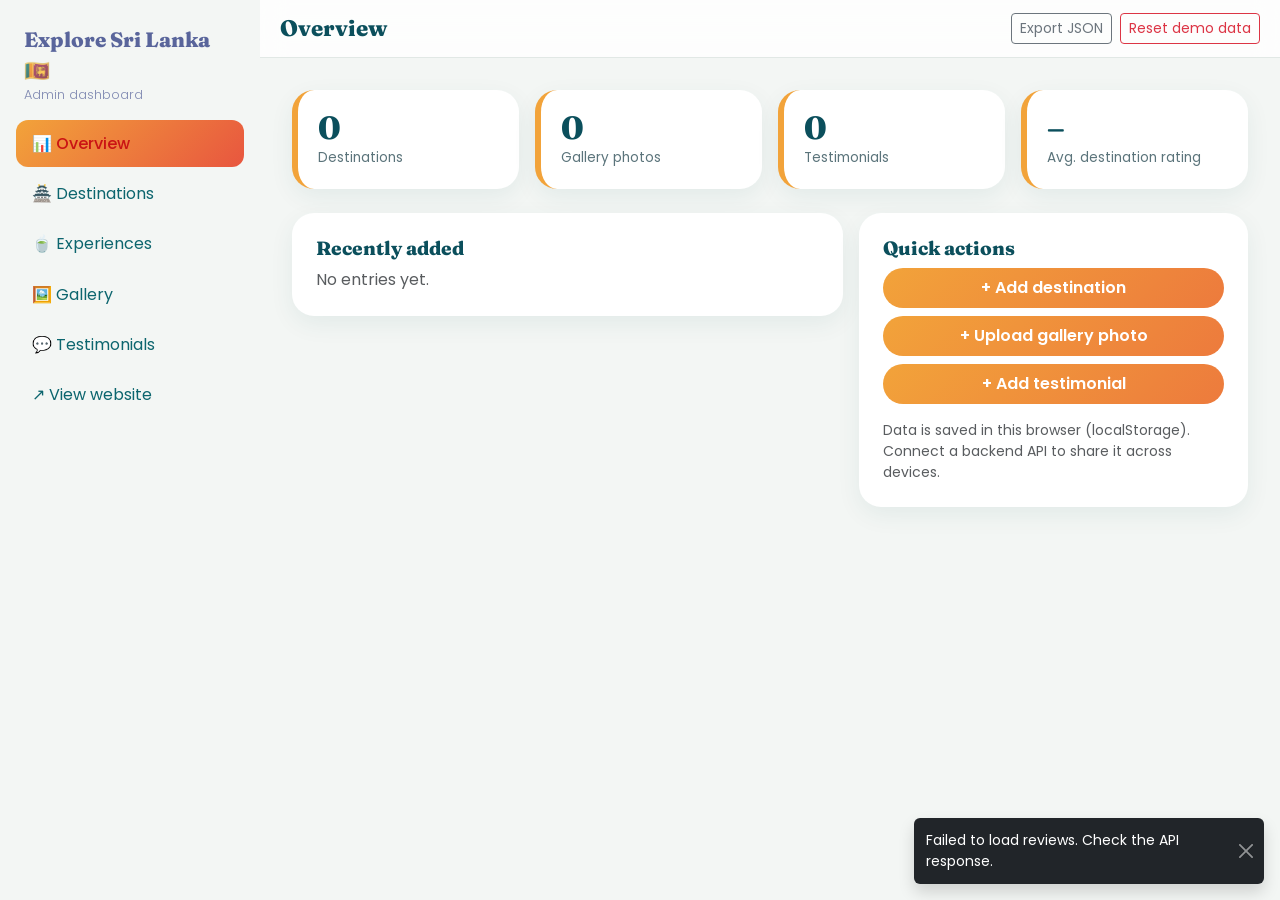
<file: admin/admin.html>
<!DOCTYPE html>
<html lang="en">

<head>
    <meta charset="UTF-8">
    <meta name="viewport" content="width=device-width, initial-scale=1">
    <title>Admin | Serendib-Travel-Hub</title>
    <link
        href="https://fonts.googleapis.com/css2?family=Fraunces:opsz,wght@9..144,800&family=Poppins:wght@300;400;500;600&display=swap"
        rel="stylesheet">
    <link href="https://cdn.jsdelivr.net/npm/bootstrap@5.3.3/dist/css/bootstrap.min.css" rel="stylesheet">
    <link href="/asset/css/admin.css" rel="stylesheet">
</head>

<body>
    <!-- Sidebar: fixed on desktop, off-canvas drawer below lg -->
    <aside id="sidebar" class="offcanvas-lg offcanvas-start sidebar" tabindex="-1" aria-label="Admin navigation">
        <div class="offcanvas-header d-lg-none"><span class="brand">Explore Sri Lanka 🇱🇰</span><button
                class="btn-close btn-close-white" data-bs-dismiss="offcanvas" data-bs-target="#sidebar"
                aria-label="Close"></button></div>
        <div class="offcanvas-body flex-column p-0">
            <a class="brand d-none d-lg-block" href="../index.html">Explore Sri Lanka 🇱🇰<small>Admin
                    dashboard</small></a>
            <nav id="sideNav" class="nav flex-column px-3 mt-3">
                <button class="nav-link active" data-view="overview">📊 Overview</button>
                <button class="nav-link" data-view="destinations">🏯 Destinations</button>
                <button class="nav-link" data-view="experiences">🍵 Experiences</button>
                <button class="nav-link" data-view="gallery">🖼️ Gallery</button>
                <button class="nav-link" data-view="reviews">💬 Testimonials</button>
            </nav>
            <div class="side-foot px-3 mt-auto"><a class="nav-link" href="../index.html" target="_blank">↗ View
                    website</a></div>
        </div>
    </aside>

    <div class="main">
        <header class="topbar">
            <button class="btn btn-light d-lg-none" data-bs-toggle="offcanvas" data-bs-target="#sidebar"
                aria-label="Open menu">☰</button>
            <h1 id="viewTitle">Overview</h1>
            <div class="ms-auto d-flex gap-2">
                <button id="exportBtn" class="btn btn-outline-secondary btn-sm">Export JSON</button>
                <button id="resetBtn" class="btn btn-outline-danger btn-sm">Reset demo data</button>
            </div>
        </header>

        <main class="content">
            <!-- Overview -->
            <section id="v-overview">
                <div id="stats" class="row g-3 mb-4"></div>
                <div class="row g-3">
                    <div class="col-xl-7">
                        <div class="panel">
                            <h2>Recently added</h2>
                            <ul id="recent" class="list-unstyled mb-0"></ul>
                        </div>
                    </div>
                    <div class="col-xl-5">
                        <div class="panel">
                            <h2>Quick actions</h2>
                            <div class="d-grid gap-2">
                                <button class="btn btn-cta" data-quick="destinations">+ Add destination</button>
                                <button class="btn btn-cta" data-quick="gallery">+ Upload gallery photo</button>
                                <button class="btn btn-cta" data-quick="reviews">+ Add testimonial</button>
                            </div>
                            <p class="small text-muted mt-3 mb-0">Data is saved in this browser (localStorage). Connect
                                a backend API to share it across devices.</p>
                        </div>
                    </div>
                </div>
            </section>

            <!-- Generic CRUD view (destinations, experiences, gallery, reviews) -->
            <section id="v-crud" hidden>
                <div class="panel">
                    <div class="row g-2 mb-3 align-items-center">
                        <div class="col-sm-6 col-lg-4"><input id="search" type="search" class="form-control"
                                placeholder="Search…" aria-label="Search"></div>
                        <div class="col-sm-4 col-lg-3" id="filterWrap"><select id="filterCat" class="form-select"
                                aria-label="Filter by category"></select></div>
                        <div class="col-sm col-lg ms-lg-auto text-sm-end"><button id="addBtn" class="btn btn-cta">+ Add
                                new</button></div>
                    </div>
                    <div class="table-responsive-none">
                        <table class="table align-middle rtable mb-0">
                            <thead id="thead"></thead>
                            <tbody id="tbody"></tbody>
                        </table>
                    </div>
                    <p id="empty" class="text-center text-muted py-4 mb-0" hidden>Nothing here yet. Choose “Add new” to
                        create the first entry.</p>
                </div>
            </section>
        </main>
    </div>

    <!-- Add / edit modal -->
    <div class="modal fade" id="formModal" tabindex="-1" aria-labelledby="formTitle" aria-hidden="true">
        <div class="modal-dialog modal-dialog-centered modal-dialog-scrollable modal-lg">
            <form id="entityForm" class="modal-content" novalidate>
                <div class="modal-header">
                    <h2 id="formTitle" class="modal-title fs-4"></h2><button type="button" class="btn-close"
                        data-bs-dismiss="modal" aria-label="Close"></button>
                </div>
                <div id="formBody" class="modal-body row g-3"></div>
                <div class="modal-footer"><button type="button" class="btn btn-light"
                        data-bs-dismiss="modal">Cancel</button><button class="btn btn-cta" type="submit">Save</button>
                </div>
            </form>
        </div>
    </div>

    <!-- Delete confirmation -->
    <div class="modal fade" id="delModal" tabindex="-1" aria-hidden="true">
        <div class="modal-dialog modal-dialog-centered modal-sm">
            <div class="modal-content">
                <div class="modal-body p-4">
                    <h2 class="fs-5">Delete this entry?</h2>
                    <p id="delName" class="mb-3"></p>
                    <div class="d-flex gap-2 justify-content-end">
                        <button class="btn btn-light" data-bs-dismiss="modal">Keep</button><button id="delConfirm"
                            class="btn btn-danger">Delete</button>
                    </div>
                </div>
            </div>
        </div>
    </div>

    <div class="toast-container position-fixed bottom-0 end-0 p-3">
        <div id="toast" class="toast align-items-center text-bg-dark border-0" role="status" aria-live="polite">
            <div class="d-flex">
                <div id="toastMsg" class="toast-body"></div><button class="btn-close btn-close-white me-2 m-auto"
                    data-bs-dismiss="toast" aria-label="Close"></button>
            </div>
        </div>
    </div>

    <script src="https://cdn.jsdelivr.net/npm/bootstrap@5.3.3/dist/js/bootstrap.bundle.min.js"></script>
    <script src="/asset/js/admin.js"></script>
</body>

</html>
</file>
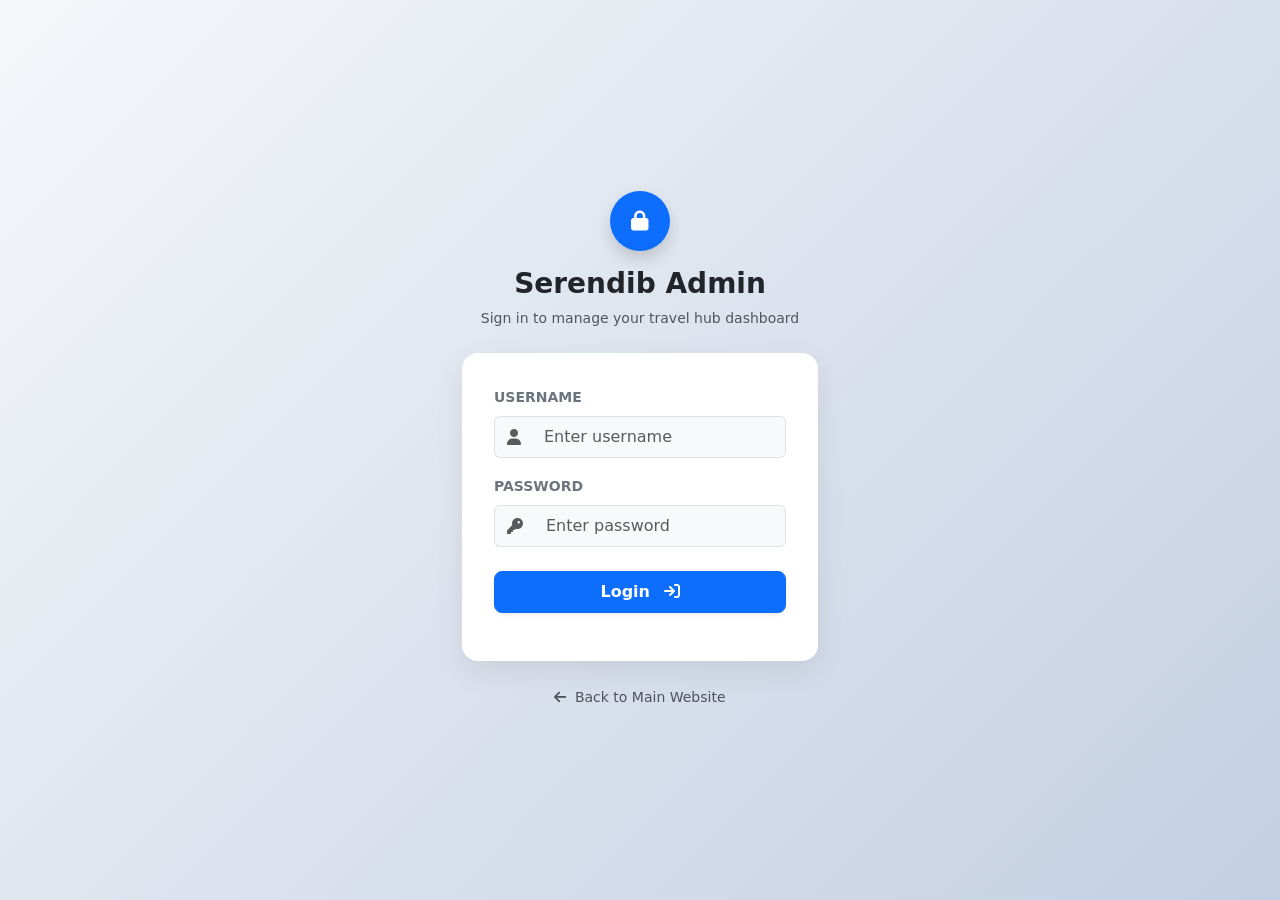
<file: loging/loging.html>
<!DOCTYPE html>
<html lang="en">

<head>
    <meta charset="UTF-8">
    <meta name="viewport" content="width=device-width, initial-scale=1">
    <title>Admin Login - Serendib Travel Hub</title>
    <!-- Bootstrap 5 CSS -->
    <link href="https://cdn.jsdelivr.net/npm/bootstrap@5.3.3/dist/css/bootstrap.min.css" rel="stylesheet">
    <!-- FontAwesome Icons -->
    <link rel="stylesheet" href="https://cdnjs.cloudflare.com/ajax/libs/font-awesome/6.4.0/css/all.min.css">
    <link href="/asset/css/loging.css" rel="stylesheet">
</head>

<body>

    <div class="container">
        <div class="row justify-content-center">
            <div class="col-md-5 col-lg-4">

                <!-- Brand / Logo Area -->
                <div class="text-center mb-4">
                    <div class="d-inline-flex align-items-center justify-content-center bg-primary text-white rounded-circle shadow mb-3"
                        style="width: 60px; height: 60px;">
                        <i class="fa-solid fa-lock fa-lg"></i>
                        </i>
                    </div>
                    <h3 class="fw-bold text-dark">Serendib Admin</h3>
                    <p class="text-muted small">Sign in to manage your travel hub dashboard</p>
                </div>

                <!-- Login Card -->
                <div class="card login-card p-2">
                    <div class="card-body p-4">
                        <form id="loginForm">
                            <div class="mb-3">
                                <label class="form-label fw-semibold text-secondary small">USERNAME</label>
                                <div class="input-group">
                                    <span class="input-group-text bg-light border-end-0 text-muted"><i
                                            class="fa-solid fa-user"></i></span>
                                    <input type="text" id="username" class="form-control bg-light border-start-0 py-2"
                                        placeholder="Enter username" required>
                                </div>
                            </div>

                            <div class="mb-4">
                                <label class="form-label fw-semibold text-secondary small">PASSWORD</label>
                                <div class="input-group">
                                    <span class="input-group-text bg-light border-end-0 text-muted"><i
                                            class="fa-solid fa-key"></i></span>
                                    <input type="password" id="password"
                                        class="form-control bg-light border-start-0 py-2" placeholder="Enter password"
                                        required>
                                </div>
                            </div>

                            <button type="submit" class="btn btn-primary w-100 py-2 fw-bold rounded-3 shadow-sm">
                                Login <i class="fa-solid fa-arrow-right-to-bracket ms-2"></i>
                            </button>

                            <div id="loginError" class="text-danger text-center mt-3 small fw-semibold"></div>
                        </form>
                    </div>
                </div>

                <!-- Back to Home Link -->
                <div class="text-center mt-4">
                    <a href="../index.html" class="text-decoration-none text-muted small">
                        <i class="fa-solid fa-arrow-left me-1"></i> Back to Main Website
                    </a>
                </div>

            </div>
        </div>
    </div>

    <!-- Bootstrap JS Bundle -->
    <script src="https://cdn.jsdelivr.net/npm/bootstrap@5.3.3/dist/js/bootstrap.bundle.min.js"></script>
    <script src="/asset/js/admin.js"></script>
</body>

</html>
</file>
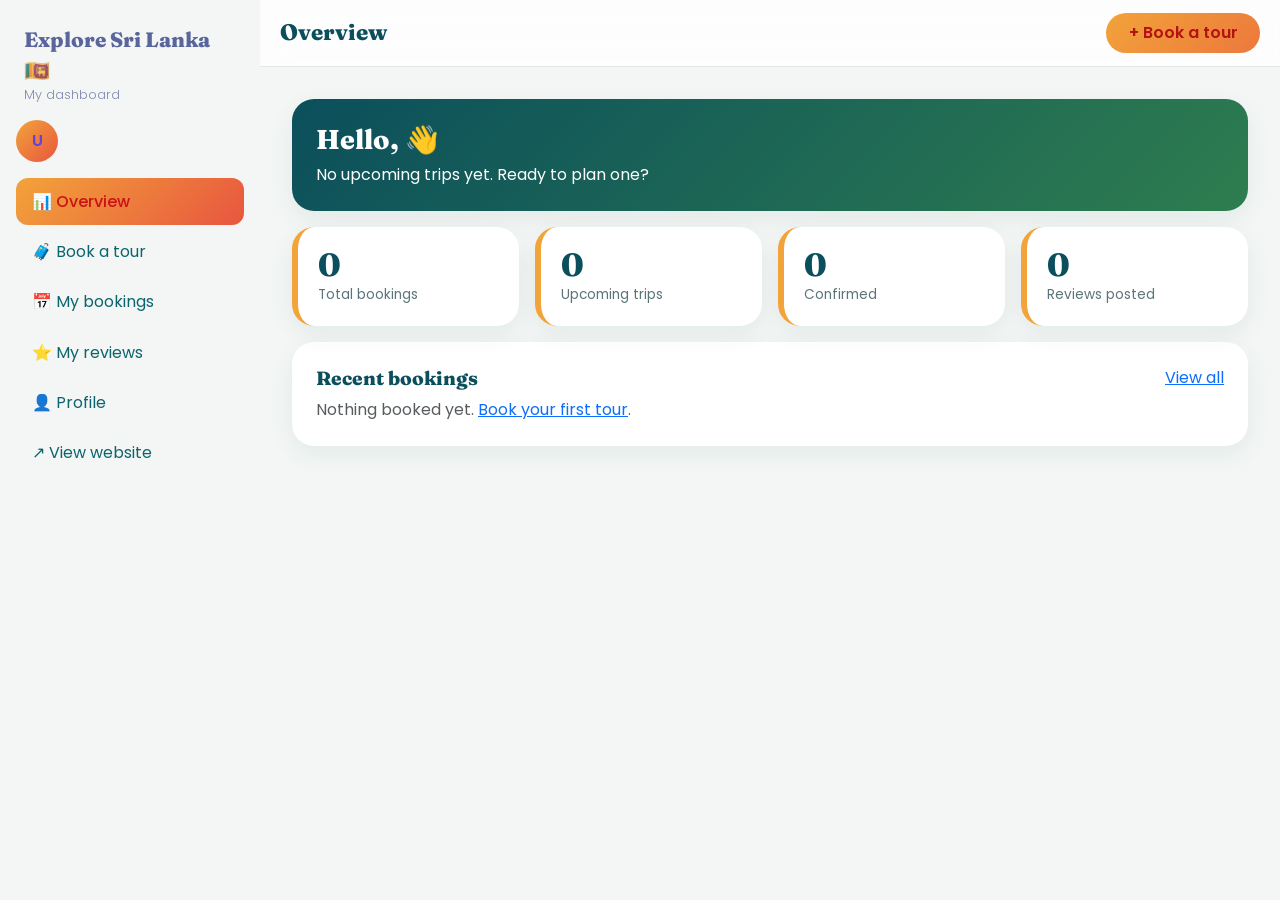
<file: users/users.html>
<!DOCTYPE html>
<html lang="en">

<head>
    <meta charset="UTF-8">
    <meta name="viewport" content="width=device-width, initial-scale=1">
    <title>My Dashboard | Explore Sri Lanka</title>
    <link
        href="https://fonts.googleapis.com/css2?family=Fraunces:opsz,wght@9..144,800&family=Poppins:wght@300;400;500;600&display=swap"
        rel="stylesheet">
    <link href="https://cdn.jsdelivr.net/npm/bootstrap@5.3.3/dist/css/bootstrap.min.css" rel="stylesheet">
    <link href="/asset/css/users.css" rel="stylesheet">
</head>

<body>
    <div id="app">
        <aside id="sidebar" class="offcanvas-lg offcanvas-start sidebar" tabindex="-1"
            aria-label="Dashboard navigation">
            <div class="offcanvas-header d-lg-none"><span class="brand">Explore Sri Lanka 🇱🇰</span><button
                    class="btn-close btn-close-white" data-bs-dismiss="offcanvas" data-bs-target="#sidebar"
                    aria-label="Close"></button></div>
            <div class="offcanvas-body flex-column p-0">
                <a class="brand d-none d-lg-block" href="#">Explore Sri Lanka 🇱🇰<small>My
                        dashboard</small></a>
                <div class="who px-3 mt-3"><span class="avatar" id="uAvatar"></span>
                    <div><strong id="uName"></strong><small id="uEmail" class="d-block"></small></div>
                </div>
                <nav id="sideNav" class="nav flex-column px-3 mt-3">
                    <a class="nav-link active" href="#overview" data-view="overview">📊 Overview</a>
                    <a class="nav-link" href="#book" data-view="book">🧳 Book a tour</a>
                    <a class="nav-link" href="#bookings" data-view="bookings">📅 My bookings</a>
                    <a class="nav-link" href="#reviews" data-view="reviews">⭐ My reviews</a>
                    <a class="nav-link" href="#profile" data-view="profile">👤 Profile</a>
                </nav>
                <div class="side-foot px-3 mt-auto"><a class="nav-link" href="#s" target="_blank" rel="noopener">↗ View
                        website</a></div>
            </div>
        </aside>
        <div class="main">
            <header class="topbar"><button class="btn btn-light d-lg-none" data-bs-toggle="offcanvas"
                    data-bs-target="#sidebar" aria-label="Open menu">☰</button>
                <h1 id="viewTitle">Overview</h1><a href="#book" class="btn btn-cta ms-auto">+ Book a tour</a>
            </header>
            <main class="content">
                <section data-v="overview">
                    <div class="panel hello mb-3">
                        <h2 id="hello"></h2>
                        <p class="mb-0" id="nextTrip"></p>
                    </div>
                    <div id="stats" class="row g-3 mb-3"></div>
                    <div class="panel">
                        <div class="d-flex justify-content-between align-items-center mb-2">
                            <h2 class="m-0">Recent bookings</h2><a href="#bookings">View all</a>
                        </div>
                        <div id="recent"></div>
                    </div>
                </section>
                <section data-v="book" hidden>
                    <div class="panel">
                        <div id="bookDone" hidden></div>
                        <form id="bookForm" class="row g-3" novalidate>
                            <div class="col-md-6"><label class="form-label" for="bName">Full name</label><input
                                    id="bName" name="name" class="form-control" required minlength="2"
                                    autocomplete="name">
                                <div class="invalid-feedback">Enter your name.</div>
                            </div>

                            <div class="col-md-6"><label class="form-label" for="bEmail">Email</label><input id="bEmail"
                                    name="email" type="email" class="form-control" required autocomplete="email">
                                <div class="invalid-feedback">Enter a valid email.</div>
                            </div>

                            <div class="col-md-6"><label class="form-label" for="bPhone">Phone / WhatsApp</label><input
                                    id="bPhone" name="phone" type="tel" class="form-control" required
                                    pattern="[0-9+\-\s()]{7,20}" autocomplete="tel">
                                <div class="invalid-feedback">Enter a valid phone number.</div>
                            </div>
                            
                            <div class="col-md-6"><label class="form-label" for="bDest">Destination or
                                    package</label><select id="bDest" name="dest" class="form-select" required>
                                    <option value="">Choose…</option>
                                </select>
                                <div class="invalid-feedback">Choose a destination.</div>
                            </div>

                            <div class="col-6 col-md-3">
                                <label class="form-label" for="startDate">Start date</label>
                                <input id="startDate" name="date" type="date" class="form-control" required>
                                <div class="invalid-feedback">Pick a future date.</div>
                            </div>

                            <div class="col-6 col-md-3">
                                <label class="form-label" for="endDate">End date</label>
                                <input id="endDate" name="endDate" type="date" class="form-control" required>
                                <div class="invalid-feedback">Pick a future date.</div>
                            </div>

                            <div class="col-6 col-md-3">
                                <label class="form-label" for="bDays">Days</label>
                                <input id="bDays" name="days" type="number" class="form-control" min="1" max="30"
                                    value="7" required>
                                <div class="invalid-feedback">1 to 30 days.</div>
                            </div>

                            <div class="col-6 col-md-3"><label class="form-label" for="bGuests">Guests</label><input
                                    id="bGuests" name="guests" type="number" class="form-control" min="1" max="20"
                                    value="2" required>
                                <div class="invalid-feedback">1 to 20 guests.</div>
                            </div>
                            <div class="col-6 col-md-3"><label class="form-label" for="bStyle">Style</label><select
                                    id="bStyle" name="style" class="form-select">
                                    <option>Backpacker</option>
                                    <option selected>Family</option>
                                    <option>Luxury</option>
                                </select></div>
                            <div class="col-12"><label class="form-label" for="bNotes">Special requests
                                    (optional)</label><textarea id="bNotes" name="notes" class="form-control"
                                    rows="2"></textarea></div>
                            <div class="col-md-6">
                                <div class="estimate"><small>Estimated total (excludes flights)</small><b
                                        id="estTotal">$0</b></div>
                            </div>
                            <div class="col-md-6 d-grid align-items-end"><button class="btn btn-cta btn-lg">Request
                                    booking</button></div>
                        </form>
                    </div>
                </section>
                <section data-v="bookings" hidden>
                    <div class="panel">
                        <div class="row g-2 mb-3">
                            <div class="col-sm-7 col-lg-5"><input id="bkSearch" type="search" class="form-control"
                                    placeholder="Search by destination or reference" aria-label="Search bookings"></div>
                            <div class="col-sm-5 col-lg-3"><select id="bkFilter" class="form-select"
                                    aria-label="Filter by status">
                                    <option value="">All statuses</option>
                                    <option>Pending</option>
                                    <option>Confirmed</option>
                                    <option>Cancelled</option>
                                </select></div>
                        </div>
                        <div id="bkList"></div>
                    </div>
                </section>
                <section data-v="reviews" hidden>
                    <div class="panel">
                        <div class="text-end mb-3"><button class="btn btn-cta" id="addRv">+ Write a review</button>
                        </div>
                        <div id="rvList"></div>
                    </div>
                </section>
                <section data-v="profile" hidden>
                    <div class="row g-3">
                        <div class="col-lg-6">
                            <form id="nameForm" class="panel">
                                <h2>Your details</h2><label class="form-label" for="pName">Full name</label><input
                                    id="pName" class="form-control mb-3" required minlength="2"><label
                                    class="form-label" for="pEmail">Email</label><input id="pEmail"
                                    class="form-control mb-3" disabled><button class="btn btn-cta">Save name</button>
                            </form>
                        </div>
                    </div>
                </section>
            </main>
        </div>
    </div>
    <div class="modal fade" id="rvModal" tabindex="-1" aria-labelledby="rvModalT" aria-hidden="true">
        <div class="modal-dialog modal-dialog-centered">
            <form id="rvForm" class="modal-content" novalidate>
                <div class="modal-header">
                    <h2 class="modal-title fs-4" id="rvModalT">Write a review</h2><button type="button"
                        class="btn-close" data-bs-dismiss="modal" aria-label="Close"></button>
                </div>
                <div class="modal-body row g-3">
                    <div class="col-12"><span class="form-label d-block" id="rateLbl">Your rating</span>
                        <div class="stars-in" id="rvStars" role="radiogroup" aria-labelledby="rateLbl"></div>
                        <div id="rateErr" class="form-err" hidden>Choose a star rating.</div>
                    </div>
                    <div class="col-12"><label class="form-label" for="rvCountry">Country</label><input id="rvCountry"
                            class="form-control" required>
                        <div class="invalid-feedback">Enter your country.</div>
                    </div>
                    <div class="col-12"><label class="form-label" for="rvText">Your review</label><textarea id="rvText"
                            class="form-control" rows="4" required minlength="20" maxlength="500"></textarea>
                        <div class="invalid-feedback">Write at least 20 characters.</div>
                    </div>
                </div>
                <div class="modal-footer"><button type="button" class="btn btn-light"
                        data-bs-dismiss="modal">Cancel</button><button class="btn btn-cta">Post review</button></div>
            </form>
        </div>
    </div>
    <div class="toast-container position-fixed bottom-0 end-0 p-3">
        <div id="toast" class="toast align-items-center text-bg-dark border-0" role="status" aria-live="polite">
            <div class="d-flex">
                <div id="toastMsg" class="toast-body"></div><button class="btn-close btn-close-white me-2 m-auto"
                    data-bs-dismiss="toast" aria-label="Close"></button>
            </div>
        </div>
    </div>
    <script src="https://cdn.jsdelivr.net/npm/bootstrap@5.3.3/dist/js/bootstrap.bundle.min.js"></script>
    <script src="/asset/js/users.js"></script>
</body>

</html>
</file>
<file: asset/css/admin.css>
/* Admin styles: same tokens as the public site */
:root {
    --ocean: #0B4F5C;
    --tea: #2E7D4F;
    --saffron: #F2A33A;
    --coral: #E8563F;
    --sand: #FBF6EC;
    --ink: #17323A;
    --side: 260px;
    --grad-cta: linear-gradient(135deg, var(--saffron), var(--coral))
}

body {
    font-family: 'Poppins', sans-serif;
    color: var(--ink);
    background: #F3F6F4;
    min-height: 100vh
}

h1,
h2,
.brand {
    font-family: 'Fraunces', serif;
    font-weight: 800
}

:focus-visible {
    outline: 3px solid var(--saffron);
    outline-offset: 2px
}

/* Sidebar */
.sidebar {
    --bs-offcanvas-width: var(--side);
    background: var(--ocean);
    color: #fff
}

@media(min-width:992px) {
    .sidebar {
        position: fixed;
        inset: 0 auto 0 0;
        width: var(--side);
        transform: none !important;
        visibility: visible !important;
        display: flex;
        flex-direction: column
    }
}

.brand {
    color: #1f2e7aba;
    text-decoration: none;
    font-size: 1.3rem;
    padding: 1.5rem 1.5rem 0
}

.brand small {
    display: block;
    font: 300 .8rem 'Poppins';
    opacity: .75
   
}

.sidebar .nav-link {
    color: #0c656e;
    text-align: left;
    border: 0;
    background: none;
    border-radius: 12px;
    padding: .7rem 1rem;
    margin-bottom: .25rem
}

.sidebar .nav-link:hover {
    background: #f7f4f4a3;
    color: #3d1717
}

.sidebar .nav-link.active {
    background: var(--grad-cta);
    color: #ca1414;
    font-weight: 500
}

.side-foot {
    padding-bottom: 1rem
}

/* Layout */
.main {
    margin-left: 0
}

@media(min-width:992px) {
    .main {
        margin-left: var(--side)
    }
}

.topbar {
    position: sticky;
    top: 0;
    z-index: 100;
    display: flex;
    align-items: center;
    gap: .75rem;
    padding: .8rem 1.25rem;
    background: rgba(255, 255, 255, .8);
    backdrop-filter: blur(12px);
    border-bottom: 1px solid #e1e8e5
}

.topbar h1 {
    font-size: 1.4rem;
    margin: 0;
    color: var(--ocean)
}

.content {
    padding: 1.25rem
}

@media(min-width:768px) {
    .content {
        padding: 2rem
    }
}

.panel {
    background: #fff;
    border-radius: 22px;
    padding: 1.5rem;
    box-shadow: 0 8px 24px rgba(11, 79, 92, .07)
}

.panel h2 {
    font-size: 1.2rem;
    color: var(--ocean)
}

.btn-cta {
    color: #fff;
    border: 0;
    border-radius: 50px;
    padding: .5rem 1.4rem;
    font-weight: 600;
    background: var(--grad-cta);
    background-size: 200% 100%;
    transition: background-position .4s, box-shadow .2s
}

.btn-cta:hover {
    color: #fff;
    background-position: 100% 0;
    box-shadow: 0 8px 18px rgba(232, 86, 63, .3)
}

.form-control:focus,
.form-select:focus {
    border-color: var(--tea);
    box-shadow: 0 0 0 .2rem rgba(46, 125, 79, .2)
}

/* Stats */
.stat {
    background: #fff;
    border-radius: 22px;
    padding: 1.25rem;
    border-left: 6px solid var(--saffron);
    box-shadow: 0 8px 24px rgba(11, 79, 92, .07);
    height: 100%
}

.stat b {
    display: block;
    font: 800 2rem 'Fraunces';
    color: var(--ocean);
    line-height: 1.1
}

.stat span {
    font-size: .85rem;
    color: #5b747b
}

.recent li {
    display: flex;
    gap: .75rem;
    align-items: center;
    padding: .6rem 0;
    border-bottom: 1px dashed #d5dfdc
}

.recent li:last-child {
    border: 0
}

.tag {
    font-size: .75rem;
    background: #E6F1EA;
    color: var(--tea);
    border-radius: 50px;
    padding: .1rem .7rem
}

/* Table + photos */
.thumb {
    width: 56px;
    height: 56px;
    border-radius: 12px;
    object-fit: cover;
    background: #E6F1EA;
    display: grid;
    place-items: center;
    font-size: 1.5rem
}

.stars {
    color: var(--saffron);
    white-space: nowrap
}

.rtable th {
    font-size: .8rem;
    color: #5b747b;
    font-weight: 500
}

.rtable td.act {
    white-space: nowrap
}

.photo-prev {
    width: 100%;
    max-height: 220px;
    object-fit: cover;
    border-radius: 14px;
    margin-top: .5rem
}

.drop {
    border: 2px dashed #b7cbc4;
    border-radius: 14px;
    padding: 1.2rem;
    text-align: center;
    cursor: pointer;
    background: #f8fbf9
}

.drop:hover,
.drop.over {
    border-color: var(--tea);
    background: #eef7f1
}

/* Tables become stacked cards on phones */
@media(max-width:767px) {
    .rtable thead {
        display: none
    }

    .rtable,
    .rtable tbody,
    .rtable tr,
    .rtable td {
        display: block;
        width: 100%
    }

    .rtable tr {
        border: 1px solid #e1e8e5;
        border-radius: 16px;
        padding: .75rem;
        margin-bottom: .9rem
    }

    .rtable td {
        display: flex;
        justify-content: space-between;
        gap: 1rem;
        border: 0;
        padding: .3rem 0;
        text-align: right
    }

    .rtable td::before {
        content: attr(data-label);
        font-size: .78rem;
        color: #5b747b;
        text-align: left
    }

    .rtable td.act {
        justify-content: flex-end
    }

    .topbar #exportBtn {
        display: none
    }
}

@media(prefers-reduced-motion:reduce) {
    * {
        transition: none !important
    }
}
</file>
<file: asset/css/loging.css>
body {
     background: linear-gradient(135deg, #f5f7fa 0%, #c3cfe2 100%);
     height: 100vh;
     display: flex;
     align-items: center;
     justify-content: center;
 }

 .login-card {
     border: none;
     border-radius: 1rem;
     box-shadow: 0 10px 30px rgba(0, 0, 0, 0.08);
     background: #ffffff;
 }
</file>
<file: asset/css/users.css>
/* Client dashboard: same tokens as the public site and admin */
:root {
    --ocean: #0B4F5C;
    --tea: #2E7D4F;
    --saffron: #F2A33A;
    --coral: #E8563F;
    --sand: #FBF6EC;
    --ink: #17323A;
    --side: 260px;
    --grad-cta: linear-gradient(135deg, var(--saffron), var(--coral))
}

body {
    font-family: 'Poppins', sans-serif;
    color: var(--ink);
    background: #F3F6F4;
    min-height: 100vh
}

h1,
h2,
.brand {
    font-family: 'Fraunces', serif;
    font-weight: 800
}

:focus-visible {
    outline: 3px solid var(--saffron);
    outline-offset: 2px
}

.btn-cta {
    color: #b41313;
    border: 0;
    border-radius: 50px;
    padding: .5rem 1.4rem;
    font-weight: 600;
    background: var(--grad-cta);
    background-size: 200% 100%;
    transition: background-position .4s, box-shadow .2s
}

.btn-cta:hover {
    color: #fff;
    background-position: 100% 0;
    box-shadow: 0 8px 18px rgba(232, 86, 63, .3)
}

.form-control:focus,
.form-select:focus {
    border-color: var(--tea);
    box-shadow: 0 0 0 .2rem rgba(46, 125, 79, .2)
}

.form-err {
    color: #c0392b;
    font-size: .9rem;
    min-height: 1.3rem
}

/* Auth screen */
.auth-wrap {
    min-height: 100vh;
    display: grid;
    place-items: center;
    padding: 2rem 1rem;
    background: linear-gradient(135deg, #0B4F5C, #2E7D4F 60%, #F2A33A)
}

.auth-card {
    width: 100%;
    max-width: 440px;
    background: #fff;
    border-radius: 28px;
    overflow: hidden;
    box-shadow: 0 24px 60px rgba(0, 0, 0, .25)
}

.auth-head {
    background: linear-gradient(135deg, var(--ocean), var(--tea));
    color: #fff;
    padding: 1.5rem
}

.auth-head h1 {
    font-size: 1.6rem;
    margin: 0
}

.auth-card .nav-link,
.nav-pills .nav-link {
    border-radius: 50px;
    color: var(--ocean);
    font-weight: 500
}

.auth-card .nav-link.active {
    background: var(--grad-cta);
    color: #fff
}

/* Sidebar */
.sidebar {
    --bs-offcanvas-width: var(--side);
    background: var(--ocean);
    color: #6541dd
}

@media(min-width:992px) {
    .sidebar {
        position: fixed;
        inset: 0 auto 0 0;
        width: var(--side);
        transform: none !important;
        visibility: visible !important;
        display: flex;
        flex-direction: column
    }

    .main {
        margin-left: var(--side)
    }
}

.brand {
    color: #1f2e7aba;
    text-decoration: none;
    font-size: 1.3rem;
    padding: 1.5rem 1.5rem 0
}

.brand small {
    display: block;
    font: 300 .8rem 'Poppins';
    opacity: .75
}

.who {
    display: flex;
    gap: .7rem;
    align-items: center
}

.who small {
    opacity: .75;
    word-break: break-all
}

.avatar {
    width: 42px;
    height: 42px;
    flex: none;
    border-radius: 50%;
    background: var(--grad-cta);
    display: inline-grid;
    place-items: center;
    font-weight: 600
}

.sidebar .nav-link {
    color: #0c656e;
    text-align: left;
    border: 0;
    background: none;
    border-radius: 12px;
    padding: .7rem 1rem;
    margin-bottom: .25rem
}

.sidebar .nav-link:hover {
    background: #f7f4f4a3;
    color: #3d1717
}

.sidebar .nav-link.active {
    background: var(--grad-cta);
    color: #ca1414;
    font-weight: 500
}

.side-foot {
    padding-bottom: 1rem
}

/* Layout + cards */
.topbar {
    position: sticky;
    top: 0;
    z-index: 100;
    display: flex;
    align-items: center;
    gap: .75rem;
    padding: .8rem 1.25rem;
    background: rgba(255, 255, 255, .8);
    backdrop-filter: blur(12px);
    border-bottom: 1px solid #e1e8e5
}

.topbar h1 {
    font-size: 1.4rem;
    margin: 0;
    color: var(--ocean)
}

.content {
    padding: 1.25rem
}

@media(min-width:768px) {
    .content {
        padding: 2rem
    }
}

.panel {
    background: #fff;
    border-radius: 22px;
    padding: 1.5rem;
    box-shadow: 0 8px 24px rgba(11, 79, 92, .07)
}

.panel h2 {
    font-size: 1.2rem;
    color: var(--ocean)
}

.hello {
    background: linear-gradient(135deg, var(--ocean), var(--tea));
    color: #fff
}

.hello h2 {
    color: #fff;
    font-size: 1.7rem
}

.stat {
    background: #fff;
    border-radius: 22px;
    padding: 1.25rem;
    border-left: 6px solid var(--saffron);
    box-shadow: 0 8px 24px rgba(11, 79, 92, .07);
    height: 100%
}

.stat b {
    display: block;
    font: 800 2rem 'Fraunces';
    color: var(--ocean);
    line-height: 1.1
}

.stat span {
    font-size: .85rem;
    color: #5b747b
}

.estimate {
    background: var(--ocean);
    color: #fff;
    border-radius: 12px;
    padding: 1rem 1.25rem
}

.estimate b {
    font: 800 1.9rem 'Fraunces';
    display: block;
    line-height: 1.1
}

.confirm {
    text-align: center;
    padding: 2rem 1rem
}

.confirm .ref {
    font: 800 1.6rem 'Fraunces';
    color: var(--coral);
    letter-spacing: .06em
}

.bk-item {
    border: 1px solid #dfe8e4;
    border-radius: 16px;
    padding: 1rem;
    margin-bottom: .75rem
}

.bk-item .ref {
    font-family: 'Fraunces', serif;
    font-weight: 800;
    color: var(--coral)
}

.rv-stars {
    color: var(--saffron);
    letter-spacing: 3px
}

/* Star input (highest first so sibling selectors fill leftwards) */
.stars-in {
    display: inline-flex;
    flex-direction: row-reverse;
    gap: .15rem
}

.stars-in input {
    position: absolute;
    opacity: 0
}

.stars-in label {
    font-size: 2rem;
    line-height: 1;
    color: #c9d4d1;
    cursor: pointer;
    transition: color .15s, transform .15s
}

.stars-in label:hover,
.stars-in label:hover~label,
.stars-in input:checked~label {
    color: var(--saffron)
}

.stars-in label:hover {
    transform: scale(1.15)
}

.stars-in input:focus-visible+label {
    outline: 3px solid var(--saffron);
    border-radius: 6px
}

@media(prefers-reduced-motion:reduce) {
    * {
        transition: none !important
    }
}
</file>
